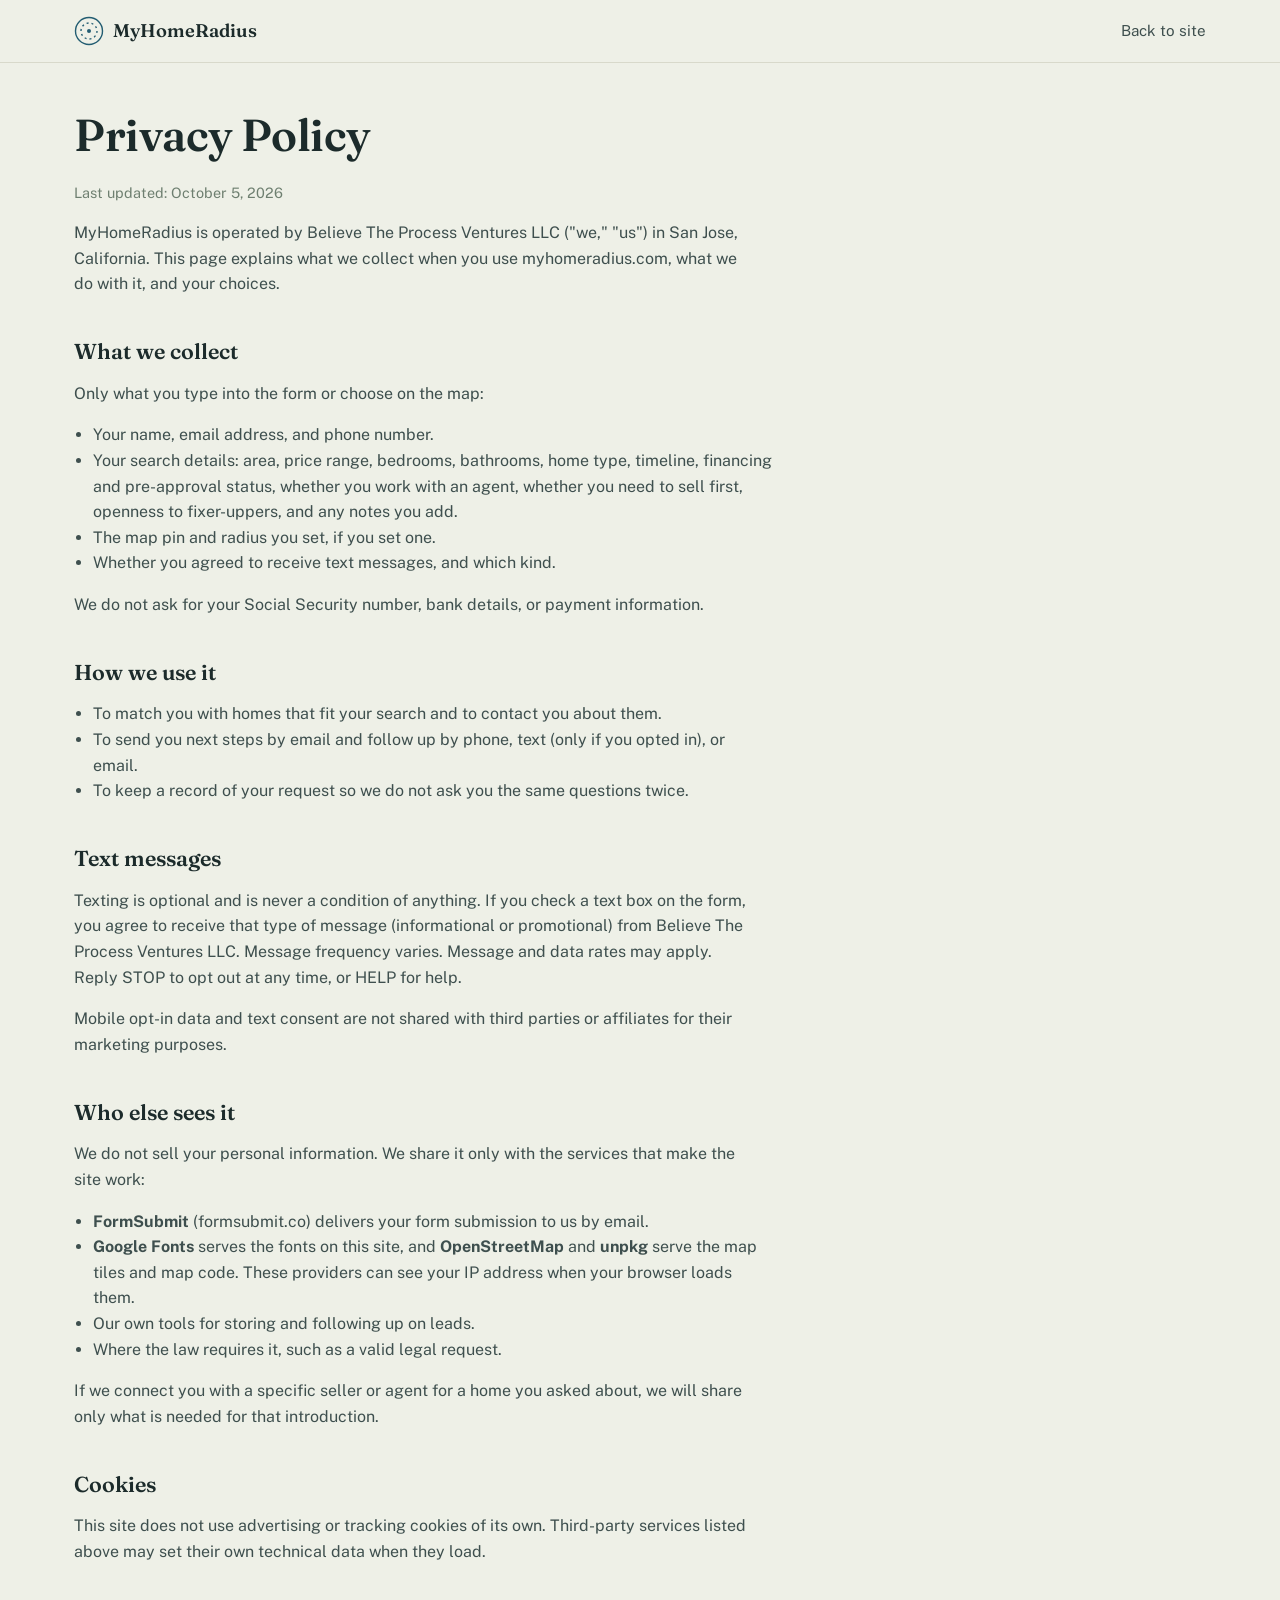
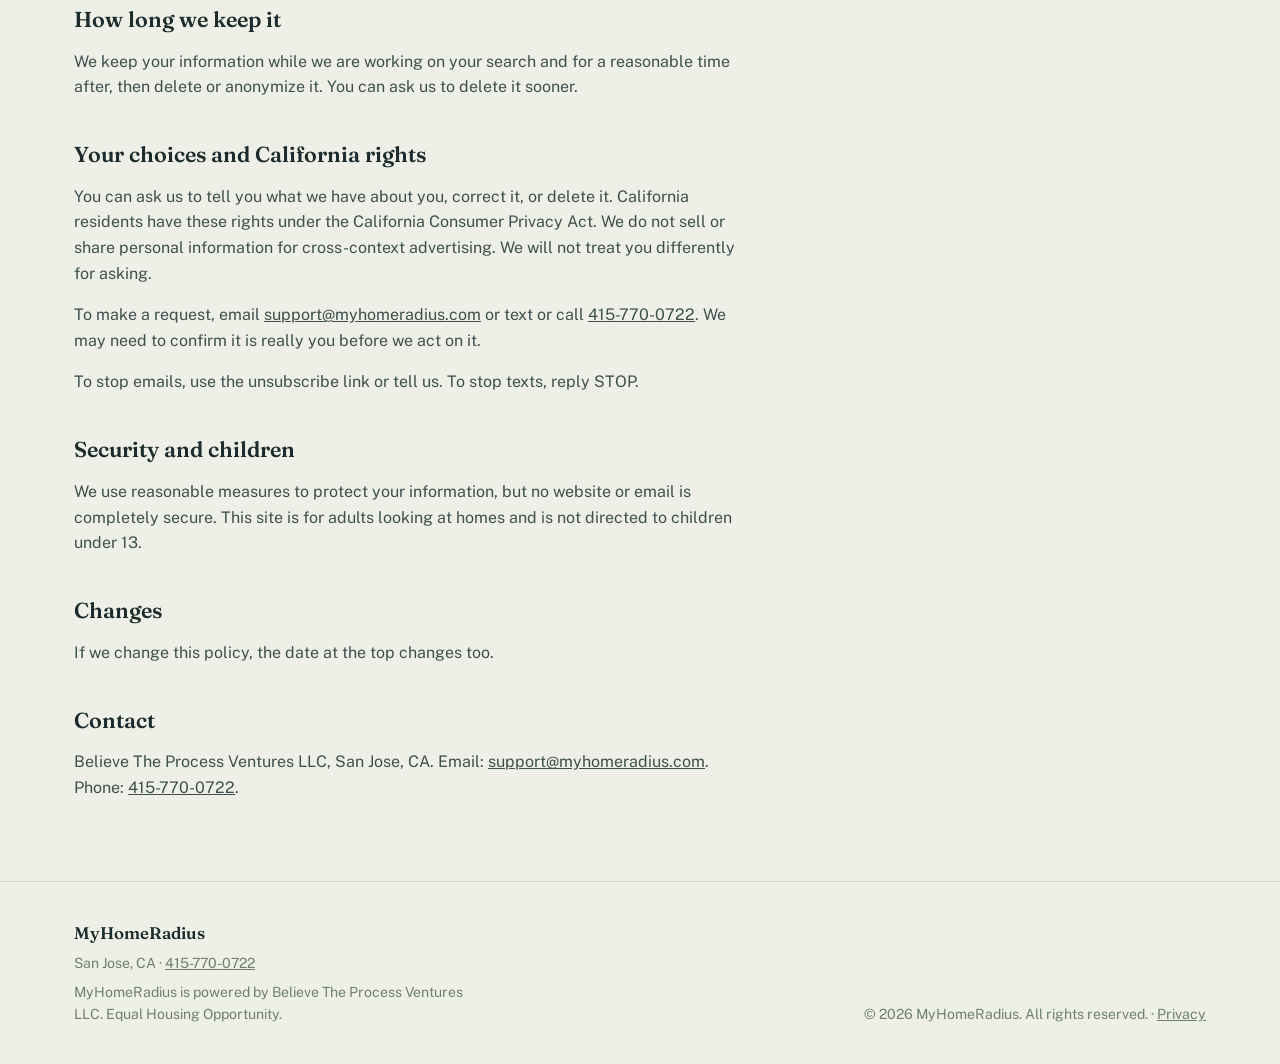
<file: privacy.html>
<!DOCTYPE html>
<html lang="en">
<head>
<meta charset="UTF-8">
<meta name="viewport" content="width=device-width, initial-scale=1.0">
<title>Privacy Policy | MyHomeRadius</title>
<meta name="description" content="How MyHomeRadius collects, uses, and protects the information you share.">

<link rel="preconnect" href="https://fonts.googleapis.com">
<link rel="preconnect" href="https://fonts.gstatic.com" crossorigin>
<link href="https://fonts.googleapis.com/css2?family=Fraunces:opsz,wght@9..144,400;9..144,500;9..144,600;9..144,700&family=Public+Sans:wght@400;500;600;700&display=swap" rel="stylesheet">

<link rel="stylesheet" href="styles.css">
<style>
  .legal { padding: 3rem 0 4rem; }
  .legal h1 { font-size: clamp(2rem, 4vw, 2.8rem); }
  .legal h2 { font-size: 1.35rem; margin-top: 2em; }
  .legal p, .legal li { max-width: 68ch; color: var(--ink-soft); }
  .legal ul { padding-left: 1.2em; }
  .legal .updated { color: var(--sage); font-size: 0.9rem; }
</style>
</head>
<body>

<header class="site-header">
  <div class="wrap header-inner">
    <a class="logo" href="/">
      <svg class="logo-mark" width="30" height="30" viewBox="0 0 30 30" fill="none" xmlns="http://www.w3.org/2000/svg" aria-hidden="true">
        <circle cx="15" cy="15" r="13.5" stroke="currentColor" stroke-width="1.4"/>
        <circle cx="15" cy="15" r="8" stroke="currentColor" stroke-width="1.4" stroke-dasharray="2 3"/>
        <circle cx="15" cy="15" r="2" fill="currentColor"/>
      </svg>
      <span>MyHomeRadius</span>
    </a>
    <nav class="header-nav">
      <a href="/">Back to site</a>
    </nav>
  </div>
</header>

<main class="legal">
  <div class="wrap">
    <h1>Privacy Policy</h1>
    <p class="updated">Last updated: October 5, 2026</p>

    <p>MyHomeRadius is operated by Believe The Process Ventures LLC ("we," "us") in San Jose, California. This page explains what we collect when you use myhomeradius.com, what we do with it, and your choices.</p>

    <h2>What we collect</h2>
    <p>Only what you type into the form or choose on the map:</p>
    <ul>
      <li>Your name, email address, and phone number.</li>
      <li>Your search details: area, price range, bedrooms, bathrooms, home type, timeline, financing and pre-approval status, whether you work with an agent, whether you need to sell first, openness to fixer-uppers, and any notes you add.</li>
      <li>The map pin and radius you set, if you set one.</li>
      <li>Whether you agreed to receive text messages, and which kind.</li>
    </ul>
    <p>We do not ask for your Social Security number, bank details, or payment information.</p>

    <h2>How we use it</h2>
    <ul>
      <li>To match you with homes that fit your search and to contact you about them.</li>
      <li>To send you next steps by email and follow up by phone, text (only if you opted in), or email.</li>
      <li>To keep a record of your request so we do not ask you the same questions twice.</li>
    </ul>

    <h2>Text messages</h2>
    <p>Texting is optional and is never a condition of anything. If you check a text box on the form, you agree to receive that type of message (informational or promotional) from Believe The Process Ventures LLC. Message frequency varies. Message and data rates may apply. Reply STOP to opt out at any time, or HELP for help.</p>
    <p>Mobile opt-in data and text consent are not shared with third parties or affiliates for their marketing purposes.</p>

    <h2>Who else sees it</h2>
    <p>We do not sell your personal information. We share it only with the services that make the site work:</p>
    <ul>
      <li><strong>FormSubmit</strong> (formsubmit.co) delivers your form submission to us by email.</li>
      <li><strong>Google Fonts</strong> serves the fonts on this site, and <strong>OpenStreetMap</strong> and <strong>unpkg</strong> serve the map tiles and map code. These providers can see your IP address when your browser loads them.</li>
      <li>Our own tools for storing and following up on leads.</li>
      <li>Where the law requires it, such as a valid legal request.</li>
    </ul>
    <p>If we connect you with a specific seller or agent for a home you asked about, we will share only what is needed for that introduction.</p>

    <h2>Cookies</h2>
    <p>This site does not use advertising or tracking cookies of its own. Third-party services listed above may set their own technical data when they load.</p>

    <h2>How long we keep it</h2>
    <p>We keep your information while we are working on your search and for a reasonable time after, then delete or anonymize it. You can ask us to delete it sooner.</p>

    <h2>Your choices and California rights</h2>
    <p>You can ask us to tell you what we have about you, correct it, or delete it. California residents have these rights under the California Consumer Privacy Act. We do not sell or share personal information for cross-context advertising. We will not treat you differently for asking.</p>
    <p>To make a request, email <a href="mailto:support@myhomeradius.com">support@myhomeradius.com</a> or text or call <a href="tel:4157700722">415-770-0722</a>. We may need to confirm it is really you before we act on it.</p>
    <p>To stop emails, use the unsubscribe link or tell us. To stop texts, reply STOP.</p>

    <h2>Security and children</h2>
    <p>We use reasonable measures to protect your information, but no website or email is completely secure. This site is for adults looking at homes and is not directed to children under 13.</p>

    <h2>Changes</h2>
    <p>If we change this policy, the date at the top changes too.</p>

    <h2>Contact</h2>
    <p>Believe The Process Ventures LLC, San Jose, CA. Email: <a href="mailto:support@myhomeradius.com">support@myhomeradius.com</a>. Phone: <a href="tel:4157700722">415-770-0722</a>.</p>
  </div>
</main>

<footer class="site-footer">
  <div class="wrap footer-inner">
    <div>
      <span class="logo footer-logo">MyHomeRadius</span>
      <p>San Jose, CA · <a href="tel:4157700722">415-770-0722</a></p>
      <p class="footer-fine">MyHomeRadius is powered by Believe The Process Ventures LLC. Equal Housing Opportunity.</p>
    </div>
    <p class="footer-copyright">© 2026 MyHomeRadius. All rights reserved. · <a href="/privacy.html">Privacy</a></p>
  </div>
</footer>

</body>
</html>
</file>
<file: styles.css>
/* ===== Tokens ===== */
:root {
  --paper: #EEF0E7;
  --paper-lift: #FBFCF9;
  --ink: #1C2B2B;
  --ink-soft: #3E4F4E;
  --bay: #235D72;
  --bay-deep: #163C4A;
  --gold: #C68A3B;
  --sage: #6E7F70;
  --line: #D8D9CB;

  --font-display: "Fraunces", Georgia, serif;
  --font-body: "Public Sans", -apple-system, BlinkMacSystemFont, sans-serif;

  --container: 1180px;
}

* { box-sizing: border-box; }
html { scroll-behavior: smooth; }

body {
  margin: 0;
  background: var(--paper);
  color: var(--ink);
  font-family: var(--font-body);
  font-size: 16px;
  line-height: 1.6;
  -webkit-font-smoothing: antialiased;
}

@media (prefers-reduced-motion: reduce) {
  html { scroll-behavior: auto; }
  * { animation: none !important; transition: none !important; }
}

a { color: inherit; }
:focus-visible { outline: 2px solid var(--bay); outline-offset: 3px; }

.wrap {
  max-width: var(--container);
  margin: 0 auto;
  padding: 0 24px;
}

h1, h2, h3 {
  font-family: var(--font-display);
  font-weight: 600;
  margin: 0 0 0.5em;
  color: var(--ink);
}

h1 { font-size: clamp(2.5rem, 4.6vw, 3.9rem); line-height: 1.06; letter-spacing: -0.01em; }
h2 { font-size: clamp(1.7rem, 3vw, 2.5rem); line-height: 1.15; }
h3 { font-size: 1.2rem; }

p { max-width: 62ch; }

.eyebrow {
  font-family: var(--font-body);
  font-size: 0.95rem;
  color: var(--sage);
  margin: 0 0 0.9em;
}

/* ===== Buttons ===== */
.btn {
  display: inline-flex;
  align-items: center;
  justify-content: center;
  gap: 0.5em;
  padding: 0.85em 1.6em;
  border-radius: 3px;
  font-family: var(--font-body);
  font-weight: 600;
  font-size: 0.98rem;
  text-decoration: none;
  border: 1.5px solid transparent;
  cursor: pointer;
  transition: background-color 0.15s ease, color 0.15s ease, border-color 0.15s ease;
}
.btn-primary { background: var(--bay); color: var(--paper-lift); }
.btn-primary:hover { background: var(--bay-deep); }
.btn-ghost { background: transparent; color: var(--ink); border-color: var(--line); }
.btn-ghost:hover { border-color: var(--bay); color: var(--bay); }
.btn-small { padding: 0.6em 1.2em; font-size: 0.9rem; }
.btn-wide { width: 100%; }

/* ===== Header ===== */
.site-header {
  position: sticky;
  top: 0;
  z-index: 50;
  background: rgba(238, 240, 231, 0.9);
  backdrop-filter: blur(6px);
  border-bottom: 1px solid var(--line);
}
.header-inner {
  display: flex;
  align-items: center;
  justify-content: space-between;
  padding-top: 16px;
  padding-bottom: 16px;
}
.logo {
  display: inline-flex;
  align-items: center;
  gap: 0.5em;
  font-family: var(--font-display);
  font-weight: 600;
  font-size: 1.15rem;
  text-decoration: none;
  color: var(--ink);
}
.logo-mark { color: var(--bay); flex-shrink: 0; }
.header-nav { display: flex; align-items: center; gap: 1.6rem; font-size: 0.95rem; }
.header-nav a:not(.btn) { text-decoration: none; color: var(--ink-soft); }
.header-nav a:not(.btn):hover { color: var(--ink); }

/* ===== Hero ===== */
.hero { padding: 4.5rem 0 5rem; }
.hero-grid {
  display: grid;
  grid-template-columns: minmax(0, 0.85fr) minmax(0, 1.15fr);
  gap: 3.5rem;
  align-items: center;
}
.hero-copy {
  animation: rise 0.6s ease both;
}
@keyframes rise {
  from { opacity: 0; transform: translateY(10px); }
  to { opacity: 1; transform: translateY(0); }
}
.hero-sub { color: var(--ink-soft); font-size: 1.08rem; }
.hero-actions { display: flex; gap: 0.9rem; margin: 1.8rem 0 2.4rem; flex-wrap: wrap; }
.hero-stats { display: flex; gap: 2rem; row-gap: 0.8rem; flex-wrap: wrap; border-top: 1px solid var(--line); padding-top: 1.4rem; }
.hero-stats div { display: flex; flex-direction: column; }
.hero-stats strong { font-family: var(--font-display); font-size: 1.3rem; }
.hero-stats span { font-size: 0.85rem; color: var(--sage); }

.hero-map-frame {
  position: relative;
  padding: 28px;
}
.map-topo {
  position: absolute;
  inset: 0;
  background-image:
    radial-gradient(circle at 62% 40%, transparent 0 58px, var(--line) 59px, var(--line) 61px, transparent 62px),
    radial-gradient(circle at 62% 40%, transparent 0 98px, var(--line) 99px, var(--line) 101px, transparent 102px),
    radial-gradient(circle at 62% 40%, transparent 0 138px, var(--line) 139px, var(--line) 141px, transparent 142px),
    radial-gradient(circle at 62% 40%, transparent 0 178px, var(--line) 179px, var(--line) 181px, transparent 182px);
  opacity: 0.6;
  border-radius: 6px;
}
.map-panel {
  position: relative;
  background: var(--paper-lift);
  border: 1px solid var(--line);
  border-radius: 6px;
  box-shadow: 0 1px 0 rgba(28,43,43,0.03);
  overflow: hidden;
}
.map-panel-head {
  padding: 18px 20px 14px;
  border-bottom: 1px solid var(--line);
}
.map-controls { display: flex; align-items: center; gap: 0.8rem; flex-wrap: wrap; }
.map-controls label { font-size: 0.85rem; color: var(--sage); white-space: nowrap; }
.map-controls input[type="range"] { flex: 1; min-width: 80px; accent-color: var(--bay); }
#radiusValue { font-family: var(--font-display); font-weight: 600; min-width: 3.4em; text-align: right; }
.map-hint { margin: 0.5em 0 0; font-size: 0.85rem; color: var(--sage); }
#map { height: 380px; width: 100%; }
.dot { display: inline-block; width: 9px; height: 9px; border-radius: 50%; margin-right: 6px; }
.dot-onmarket { background: var(--bay); }
.dot-offmarket { background: var(--gold); }

/* ===== How it works ===== */
.how { padding: 5rem 0; }
.how h2 { max-width: 20ch; margin-bottom: 2.2rem; }
.how-steps {
  display: grid;
  grid-template-columns: repeat(3, 1fr);
  gap: 2.4rem;
}
.how-num {
  font-family: var(--font-display);
  font-size: 1rem;
  color: var(--bay);
  border: 1px solid var(--bay);
  width: 2em;
  height: 2em;
  display: inline-flex;
  align-items: center;
  justify-content: center;
  border-radius: 50%;
  margin-bottom: 0.9em;
}
.how-step p { color: var(--ink-soft); }

/* ===== Listings ===== */
.listings { padding: 4.5rem 0; background: var(--paper-lift); border-top: 1px solid var(--line); border-bottom: 1px solid var(--line); }
.listings-head { max-width: 60ch; margin-bottom: 2.2rem; }
.listings-head p { color: var(--ink-soft); }
.listing-grid {
  display: grid;
  grid-template-columns: repeat(auto-fill, minmax(230px, 1fr));
  gap: 1.2rem;
}
.listing-card {
  border: 1px solid var(--line);
  border-radius: 4px;
  padding: 1.2rem;
  background: var(--paper);
  transition: border-color 0.15s ease;
}
.listing-card:hover { border-color: var(--bay); }
.listing-badge {
  display: inline-block;
  font-size: 0.75rem;
  font-weight: 600;
  padding: 0.2em 0.6em;
  border-radius: 3px;
  margin-bottom: 0.8em;
}
.badge-on { background: rgba(35,93,114,0.12); color: var(--bay-deep); }
.badge-off { background: rgba(198,138,59,0.16); color: #8A5F26; }
.listing-price { font-family: var(--font-display); font-size: 1.3rem; font-weight: 600; }
.listing-price-hidden { color: var(--sage); font-size: 1rem; font-family: var(--font-body); font-weight: 600; }
.listing-meta { font-size: 0.9rem; color: var(--ink-soft); margin: 0.3em 0; }
.listing-address { font-size: 0.9rem; color: var(--sage); }
.listing-cta { display: inline-block; margin-top: 0.6em; font-size: 0.9rem; font-weight: 600; color: var(--bay); text-decoration: none; }
.listing-empty { color: var(--sage); grid-column: 1 / -1; }

/* ===== Radius form ===== */
.radius-form-section { padding: 5.5rem 0; }
.form-grid { display: grid; grid-template-columns: 1fr 1fr; gap: 3.5rem; align-items: start; }
.form-points { list-style: none; padding: 0; margin: 1.6rem 0 0; display: flex; flex-direction: column; gap: 0.9rem; }
.form-points li { padding-left: 1.4em; position: relative; color: var(--ink-soft); }
.form-points li::before { content: ""; position: absolute; left: 0; top: 0.55em; width: 7px; height: 7px; border-radius: 50%; background: var(--gold); }

.radius-form {
  background: var(--paper-lift);
  border: 1px solid var(--line);
  border-radius: 6px;
  padding: 2rem;
}
.form-row { margin-bottom: 1.3rem; }
.form-row label { display: block; font-size: 0.88rem; color: var(--ink-soft); margin-bottom: 0.4em; }
.form-row-split { display: grid; grid-template-columns: 1fr 1fr; gap: 1rem; }
input[type="text"], input[type="email"], input[type="tel"], textarea, select {
  width: 100%;
  padding: 0.75em 0.9em;
  border: 1px solid var(--line);
  border-radius: 3px;
  background: var(--paper);
  font-family: var(--font-body);
  font-size: 0.98rem;
  color: var(--ink);
}
input[type="text"]:focus, input[type="email"]:focus, input[type="tel"]:focus, textarea:focus, select:focus { border-color: var(--bay); }
.radio-set { display: flex; flex-wrap: wrap; gap: 0.6rem 1.4rem; }
.radio-set label { display: flex; align-items: center; gap: 0.5em; font-size: 0.92rem; color: var(--ink); margin: 0; }
.radio-set input { accent-color: var(--bay); }
.form-note { text-align: center; color: var(--sage); font-size: 0.88rem; margin: 1rem 0 0; }
.form-note-success { color: var(--bay-deep); font-weight: 600; }
.form-note-error { color: #8A5F26; font-weight: 600; }

/* ===== Service area ===== */
.service-area { padding: 4.5rem 0 5.5rem; text-align: center; }
.service-area h2 { max-width: 22ch; margin: 0 auto 0.6em; }
.service-copy { color: var(--ink-soft); margin: 0 auto 1.8rem; }
.county-chips { display: flex; justify-content: center; flex-wrap: wrap; gap: 0.6rem; }
.county-chips span {
  border: 1px solid var(--line);
  border-radius: 20px;
  padding: 0.4em 1.1em;
  font-size: 0.88rem;
  color: var(--ink-soft);
}

/* ===== Footer ===== */
.site-footer { border-top: 1px solid var(--line); padding: 2.4rem 0; }
.footer-inner { display: flex; justify-content: space-between; align-items: flex-end; flex-wrap: wrap; gap: 1rem; }
.footer-logo { font-family: var(--font-display); font-weight: 600; font-size: 1.05rem; }
.footer-inner p { margin: 0.4em 0 0; font-size: 0.88rem; color: var(--sage); }
.footer-fine { max-width: 46ch; }
.footer-copyright { font-size: 0.85rem; color: var(--sage); }

/* ===== Responsive ===== */
@media (max-width: 900px) {
  .hero-grid { grid-template-columns: minmax(0, 1fr); }
  .how-steps { grid-template-columns: 1fr; }
  .form-grid { grid-template-columns: 1fr; }
  .footer-inner { flex-direction: column; align-items: flex-start; }
}
@media (max-width: 560px) {
  .form-row-split { grid-template-columns: 1fr; }
  .header-nav { gap: 1rem; }
  .header-nav a:not(.btn) { display: none; }
  #map { height: 300px; }
}

/* Prescreen form additions */
textarea { resize: vertical; }
.radius-summary { font-size: 0.9rem; color: var(--ink-soft); background: var(--paper-lift); border: 1px solid var(--line); border-radius: 8px; padding: 0.7em 0.9em; margin: 0 0 1.3rem; }
.radius-summary a { color: var(--bay); font-weight: 600; }
.radius-summary strong { color: var(--bay-deep); }
.consent label { display: flex; gap: 0.6em; align-items: flex-start; font-size: 0.8rem; line-height: 1.45; color: var(--ink-soft); margin-bottom: 0.7em; }
.consent input { margin-top: 0.2em; accent-color: var(--bay); flex-shrink: 0; }
.consent-fine { font-size: 0.78rem; color: var(--sage); margin: 0; }

/* ===== Thank-you panel ===== */
.thanks { background: var(--paper-lift); border: 1px solid var(--line); border-radius: 6px; padding: 2rem; outline: none; }
.thanks[hidden] { display: none; }
.thanks-steps { padding-left: 1.2em; color: var(--ink-soft); }
.thanks-steps li { margin-bottom: 0.5em; }
.thanks p { color: var(--ink-soft); }
</file>
